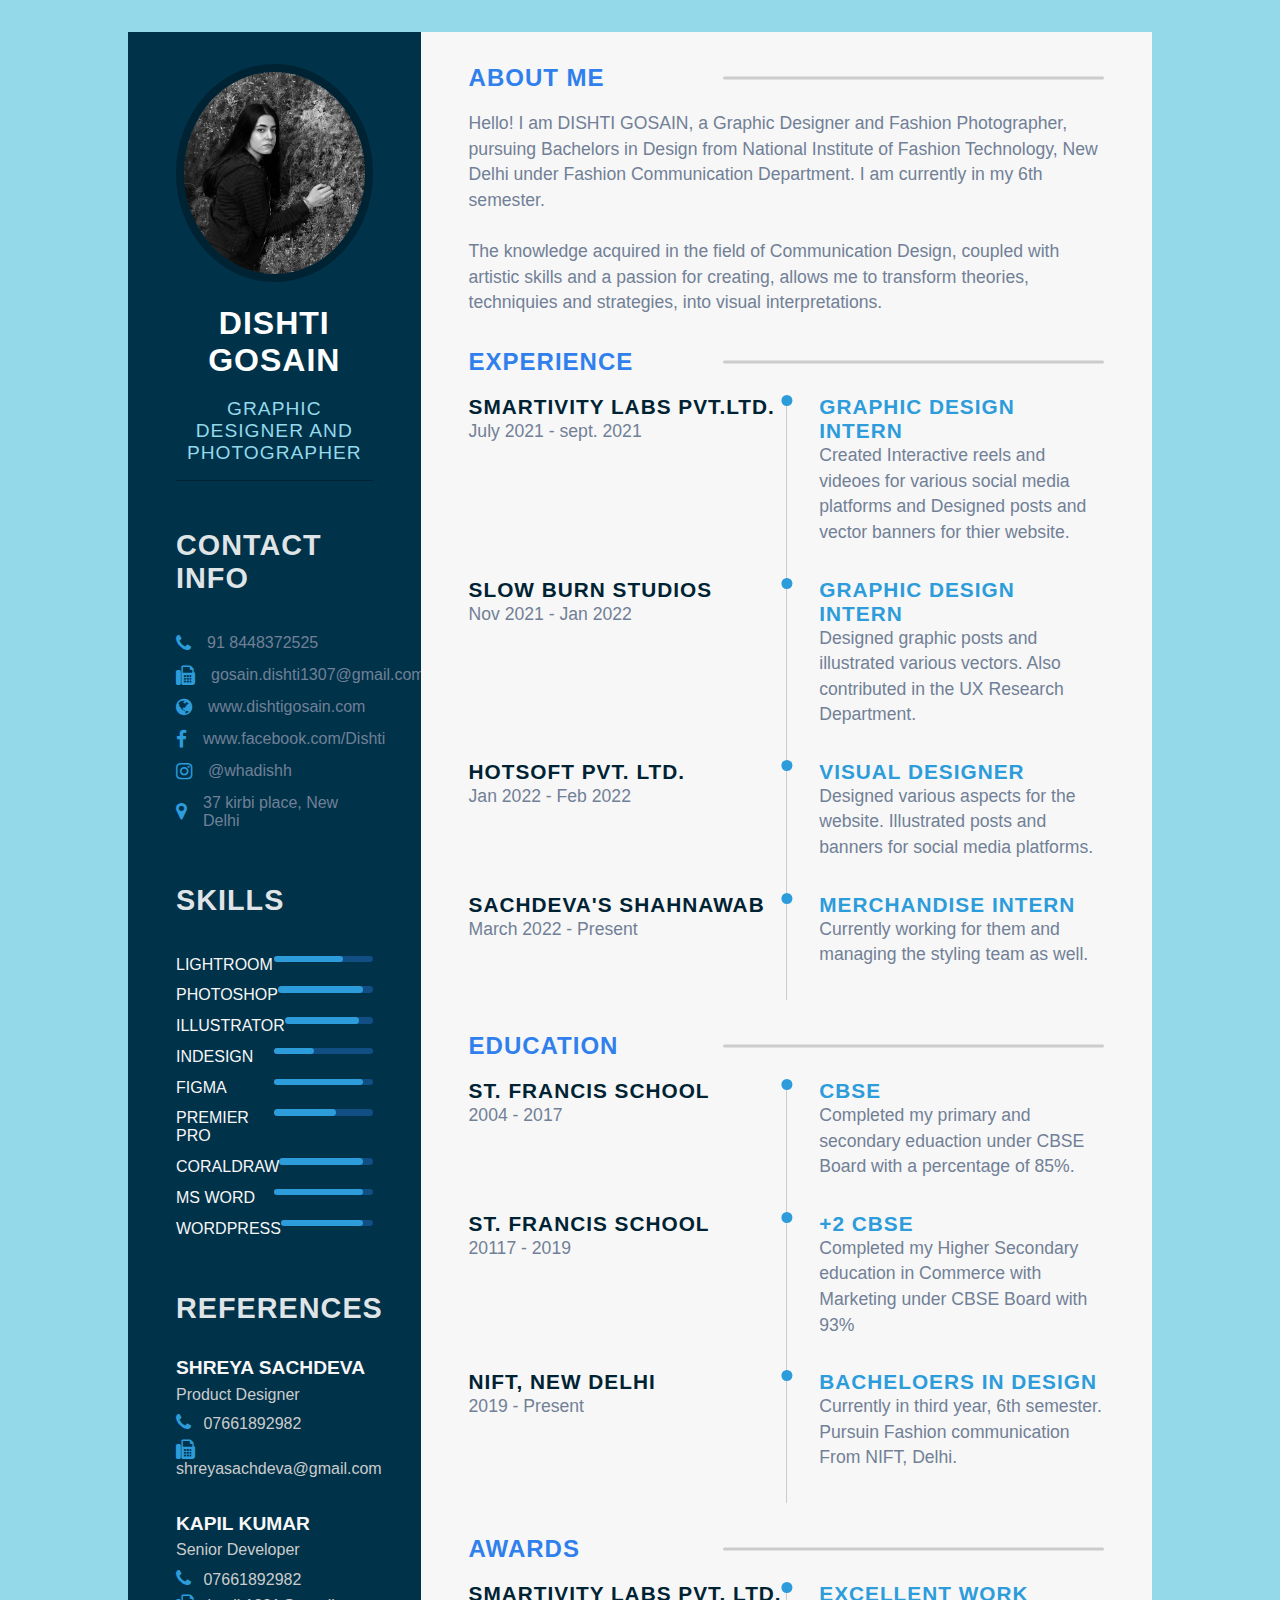
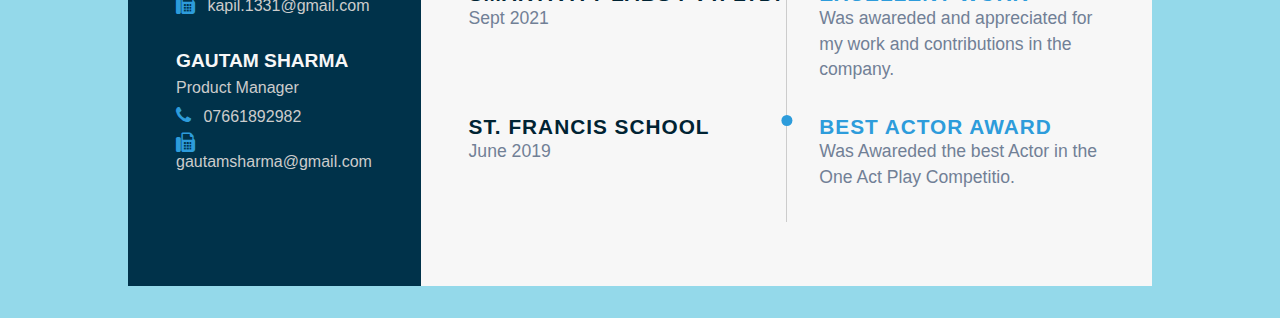
<file: Assignment 2/index.html>
<!DOCTYPE html>
<html lang="en">
<head>
    <meta charset="UTF-8">
    <meta http-equiv="X-UA-Compatible" content="IE=edge">
    <meta name="viewport" content="width=device-width, initial-scale=1.0">
    <title>Resume</title>
    <link rel="preconnect" href="https://fonts.gstatic.com">
    <link rel="stylesheet" href="styles.css">
    <link href="https://fonts.googleapis.com/css2?family=Poppins:wght@100;300;400;600&display=swap" rel="stylesheet">
    <link rel="stylesheet" href="https://cdnjs.cloudflare.com/ajax/libs/font-awesome/4.7.0/css/font-awesome.min.css">
</head>
<body>
    <main class="main-content">
        <section class="left-section">
            <div class="left-content">
                <div class="profile">
                    <div class="image">
                        <img src="profile.png" alt="">
                    </div>
                    <h2 class="name">Dishti Gosain</h2>
                    <p class="career">Graphic Designer and Photographer</p>
                </div>
                <div class="contact-info">
                    <h3 class="main-title">Contact Info</h3>
                    <ul>
                        <li>
                            <i class="fa fa-phone"></i>
                            91 8448372525
                        </li>
                        <li>
                            <i class="fa fa-fax"></i>
                            gosain.dishti1307@gmail.com
                        </li>
                        <li>
                            <i class="fa fa-globe"></i>
                            www.dishtigosain.com
                        </li>
                        <li>
                            <i class="fa fa-facebook"></i>
                            www.facebook.com/Dishti
                        </li>
                        <li>
                            <i class="fa fa-instagram"></i>
                            @whadishh
                        </li>
                        <li>
                            <i class="fa fa-map-marker"></i>
                            37 kirbi place, New Delhi
                        </li>
                    </ul>
                </div>
                <div class="skills-section">
                    <h3 class="main-title">Skills</h3>
                    <ul>
                        <li>
                            <p class="skill-title">Lightroom</p>
                            <div class="progress-bar">
                                <div class="progress js-progress"></div>
                            </div>
                        </li>
                        <li>
                            <p class="skill-title">Photoshop</p>
                            <div class="progress-bar">
                                <div class="progress ps-progress"></div>
                            </div>
                        </li>
                        <li>
                            <p class="skill-title">Illustrator</p>
                            <div class="progress-bar">
                                <div class="progress j-progress"></div>
                            </div>
                        </li>
                        <li>
                            <p class="skill-title">InDesign</p>
                            <div class="progress-bar">
                                <div class="progress c-progress"></div>
                            </div>
                        </li>
                        <li>
                            <p class="skill-title">Figma</p>
                            <div class="progress-bar">
                                <div class="progress ps-progress"></div>
                            </div>
                        </li>
                        <li>
                            <p class="skill-title">Premier Pro</p>
                            <div class="progress-bar">
                                <div class="progress n-progress"></div>
                            </div>
                        </li>
                        <li>
                            <p class="skill-title">CoralDraw</p>
                            <div class="progress-bar">
                                <div class="progress ps-progress"></div>
                            </div>
                        </li>
                        <li>
                            <p class="skill-title">MS Word</p>
                            <div class="progress-bar">
                                <div class="progress ps-progress"></div>
                            </div>
                        </li>
                        <li>
                            <p class="skill-title">Wordpress</p>
                            <div class="progress-bar">
                                <div class="progress ps-progress"></div>
                            </div>
                        </li>
                    </ul>
                </div>
                <div class="references-section">
                    <h3 class="main-title">References</h3>
                    <div class="referee">
                        <h6 class="sub-title">Shreya Sachdeva</h6>
                        <p class="sub-para">Product Designer</p>
                        <ul>
                            <li>
                                <i class="fa fa-phone"></i>
                                07661892982
                            </li>
                            <li>
                                <i class="fa fa-fax"></i>
                                shreyasachdeva@gmail.com
                            </li>
                        </ul>
                    </div>
                    <div class="referee">
                        <h6 class="sub-title">Kapil Kumar</h6>
                        <p class="sub-para">Senior Developer</p>
                        <ul>
                            <li>
                                <i class="fa fa-phone"></i>
                                07661892982
                            </li>
                            <li>
                                <i class="fa fa-fax"></i>
                                kapil.1331@gmail.com
                            </li>
                        </ul>
                    </div>
                    <div class="referee">
                        <h6 class="sub-title">Gautam Sharma</h6>
                        <p class="sub-para">Product Manager</p>
                        <ul>
                            <li>
                                <i class="fa fa-phone"></i>
                                07661892982
                            </li>
                            <li>
                                <i class="fa fa-fax"></i>
                                gautamsharma@gmail.com
                            </li>
                        </ul>
                    </div>
                </div>
            </div>
        </section>
        <section class="right-section">
            <div class="right-main-content">
                <section class="about sect">
                    <h2 class="right-title">About Me</h2>
                    <p class="para">
                        Hello! I am DISHTI GOSAIN, a Graphic Designer and Fashion Photographer, pursuing Bachelors in Design from National
                        Institute of Fashion Technology, New Delhi under Fashion Communication Department. I am currently in my 6th semester. <br>
                        <br>
                        The knowledge acquired in the field of Communication Design, coupled with artistic skills and a passion for
                        creating, allows me to transform theories, techniquies and strategies, into visual interpretations.
                    </p>
                </section>

                <section class="experince sect">
                    <h2 class="right-title">Experience</h2>
                    <div class="timeline">
                        <div class="left-tl-content">
                            <h5 class="tl-title">Smartivity Labs Pvt.Ltd.</h5>
                            <p class="para">July 2021 - sept. 2021</p>
                        </div>
                        <div class="right-tl-content">
                            <div class="tl-content">
                                <h5 class="tl-title-2">Graphic Design Intern</h5>
                                <p class="para">
                                    Created Interactive reels and videoes for various social media platforms and Designed
                                    posts and vector banners for thier website.
                                </p>
                            </div>
                        </div>
                    </div>
                    <div class="timeline">
                        <div class="left-tl-content">
                            <h5 class="tl-title">Slow burn studios</h5>
                            <p class="para">Nov 2021 - Jan 2022</p>
                        </div>
                        <div class="right-tl-content">
                            <div class="tl-content">
                                <h5 class="tl-title-2">Graphic Design Intern</h5>
                                <p class="para">
                                    Designed graphic posts and illustrated various vectors. Also contributed in
                                    the UX Research Department.
                                </p>
                            </div>
                        </div>
                    </div>
                    <div class="timeline">
                        <div class="left-tl-content">
                            <h5 class="tl-title">Hotsoft Pvt. Ltd.</h5>
                            <p class="para">Jan 2022 - Feb 2022</p>
                        </div>
                        <div class="right-tl-content">
                            <div class="tl-content">
                                <h5 class="tl-title-2">Visual Designer</h5>
                                <p class="para">
                                    Designed various aspects for the website. Illustrated
                                    posts and banners for social media platforms.
                                </p>
                            </div>
                        </div>
                    </div>
                    <div class="timeline">
                        <div class="left-tl-content">
                            <h5 class="tl-title">sachdeva's Shahnawab</h5>
                            <p class="para">March 2022 - Present</p>
                        </div>
                        <div class="right-tl-content">
                            <div class="tl-content">
                                <h5 class="tl-title-2">Merchandise Intern </h5>
                                <p class="para">
                                    Currently working for them and managing the styling team as well.
                                </p>
                            </div>
                        </div>
                    </div>
                </section>
                <section class="education sect">
                    <h2 class="right-title">education</h2>
                    <div class="timeline">
                        <div class="left-tl-content">
                            <h5 class="tl-title">St. Francis School</h5>
                            <p class="para">2004 - 2017</p>
                        </div>
                        <div class="right-tl-content">
                            <div class="tl-content">
                                <h5 class="tl-title-2">Cbse</h5>
                                <p class="para">
                                    Completed my primary and secondary eduaction under CBSE Board with a
                                    percentage of 85%.
                                </p>
                            </div>
                        </div>
                    </div>
                    <div class="timeline">
                        <div class="left-tl-content">
                            <h5 class="tl-title">St. Francis School</h5>
                            <p class="para">20117 - 2019</p>
                        </div>
                        <div class="right-tl-content">
                            <div class="tl-content">
                                <h5 class="tl-title-2">+2 CBSE</h5>
                                <p class="para">
                                    Completed my Higher Secondary education in Commerce with Marketing
                                    under CBSE Board with 93%
                            </div>
                        </div>
                    </div>
                    <div class="timeline">
                        <div class="left-tl-content">
                            <h5 class="tl-title">NIFT, New Delhi</h5>
                            <p class="para">2019 - Present</p>
                        </div>
                        <div class="right-tl-content">
                            <div class="tl-content">
                                <h5 class="tl-title-2">Bacheloers in Design</h5>
                                <p class="para">
                                    Currently in third year, 6th semester. Pursuin Fashion communication From NIFT, Delhi.
                                </p>
                            </div>
                        </div>
                    </div>
                </section>
                <section class="awards sect">
                    <h2 class="right-title">Awards</h2>
                    <div class="timeline">
                        <div class="left-tl-content">
                            <h5 class="tl-title">Smartivity Labs pvt. ltd.</h5>
                            <p class="para">Sept 2021</p>
                        </div>
                        <div class="right-tl-content">
                            <div class="tl-content">
                                <h5 class="tl-title-2">Excellent Work</h5>
                                <p class="para">
                                    Was awareded and appreciated for my work and contributions in the company.
                                </p>
                            </div>
                        </div>
                    </div>
                    <div class="timeline">
                        <div class="left-tl-content">
                            <h5 class="tl-title">St. Francis School</h5>
                            <p class="para">June 2019</p>
                        </div>
                        <div class="right-tl-content">
                            <div class="tl-content">
                                <h5 class="tl-title-2">Best Actor Award</h5>
                                <p class="para">
                                    Was Awareded the best Actor in the One Act Play Competitio.
                                </p>
                            </div>
                        </div>
                    </div>
                </section>
            </div>
        </section>
    </main>
</body>
</html>
</file>
<file: Assignment 2/styles.css>
*{
    padding: 0;
    margin: 0;
    box-sizing: border-box;
    list-style: none;
    font-family: 'Nunito', sans-serif;
}

body{
    background-color: #94D9EA;
}

.main-content{
    min-height: 100vh;
    width: 80%;
    margin: 2rem auto;
    display: grid;
    grid-template-columns: repeat(7, 1fr);
}

.left-section{
    grid-column: span 2;
    height: 100%;
    background-color: #00324A;
}
.right-section{
    grid-column: span 5;
    background-color: #f7f7f7;
    height: 100%;
}


.left-content{
    padding: 2rem 3rem;
}
.profile{
    width: 100%;
    border-bottom: 1px solid #002333;
}

.image{
    width: 100%;
    text-align: center;
}
.profile img{
    width: 100%;
    border-radius: 50%;
    border: 8px solid #002333;

}

.name{
    font-size: 2rem;
    color: white;
    text-align: center;
    text-transform: uppercase;
    letter-spacing: 1px;
    padding: 1.2rem 0;
}

.career{
    font-size: 1.2rem;
    color: #94D9EA;
    text-align: center;
    text-transform: uppercase;
    letter-spacing: 1px;
    padding-bottom: 1rem;
}

.main-title{
    font-size: 1.8rem;
    text-transform: uppercase;
    letter-spacing: 1px;
    color: #f7f7f7ec;
    padding-top: 3rem;
}

.contact-info ul{
    padding-top: 2rem;
}

.contact-info ul li{
    padding: .4rem 0;
    display: flex;
    align-items: center;
    color: #718096;
}
.contact-info ul li i{
    padding-right: 1rem;
    font-size: 1.2rem;
    color: #2D9CDB;
}

.skills-section ul{
    padding-top: 2rem;
}
.skills-section ul li{
    display: grid;
    grid-template-columns: repeat(2, 1fr);
    padding: .4rem 0;
}

.progress-bar{
    width: 100%;
    height: .4rem;
    background-color: #2f81ed5b;
    position: relative;
    border-radius: 12px;
}
.progress{
    height: 100%;
    position: absolute;
    left: 0;
    background-color: #2D9CDB;
    border-radius: 12px;
}
.js-progress{
    width: 70%;
}
.ps-progress{
    width: 90%;
}
.j-progress{
    width: 85%;
}
.c-progress{
    width: 40%;
}
.n-progress{
    width: 63%;
}
.w-progress{
    width: 78%;
}


.skill-title{
    text-transform: uppercase;
    color: #f7f7f7;
    font-size: 1rem;
}

.sub-title{
    padding-top: 2rem;
    font-size: 1.2rem;
    text-transform: uppercase;
    color: #f7f7f7;
}

.sub-para{
    color: #ccc;
    padding: .4rem 0;
}

.references-section li{
    color: #ccc;
    padding: .2rem 0;
}
.references-section li i{
    padding-right: .5rem;
    font-size: 1.2rem;
    color: #2D9CDB;
}

.right-main-content{
    padding: 2rem 3rem;
}


.right-title{
    letter-spacing: 1px;
    text-transform: uppercase;
    color: #2F80ED;
    margin-bottom: 1.2rem;
    position: relative;
}

.right-title::after{
    content: "";
    position: absolute;
    width: 60%;
    height: .2rem;
    background-color: #ccc;
    border-radius: 12px;
    right: 0;
    top: 50%;
    transform: translateY(-50%);
}

.para{
    line-height: 1.6rem;
    color: #718096;
    font-size: 1.1rem;
}

.sect{
    padding-bottom: 2rem;
}

.timeline{
    display: grid;
    grid-template-columns: repeat(2, 1fr);
}

.tl-title{
    letter-spacing: 1px;
    font-size: 1.3rem;
    color: #002333;
    text-transform: uppercase;
}
.tl-title-2{
    letter-spacing: 1px;
    font-size: 1.3rem;
    color: #2D9CDB;
    text-transform: uppercase;
}

.tl-content{
    border-left: 1px solid #ccc;
    padding-left: 2rem;
    position: relative;
    padding-bottom: 2rem;
}

.tl-title-2::before{
    content: "";
    position: absolute;
    width: .7rem;
    height: .7rem;
    background-color: #2D9CDB;
    border-radius: 50%;
    transform: translateX(-50%);
    left: 0;
}

/*Media Querries*/
@media screen and (max-width:823px){
    .right-title::after{
        width: 40%;
    }
}
@media screen and (max-width:681px){
    .right-title::after{
        width: 30%;
    }
}
@media screen and (max-width:780px){
    .timeline{
        grid-template-columns: repeat(1, 1fr);
    }
}
@media screen and (max-width:780px){
    .left-section{
        grid-column: span 3;
    }
    .right-section{
        grid-column: span 4;
    }
}
@media screen and (max-width:1200px){
    .main-content{
        grid-template-columns: repeat(1, 1fr);
    }
    .profile img{
        width: 40%;
    }
}
@media screen and (max-width:700px){
    .profile img{
        width: 60%;
    }
}
@media screen and (max-width:390px){
    .name{
        font-size: 1.5rem;
    }
}
</file>
